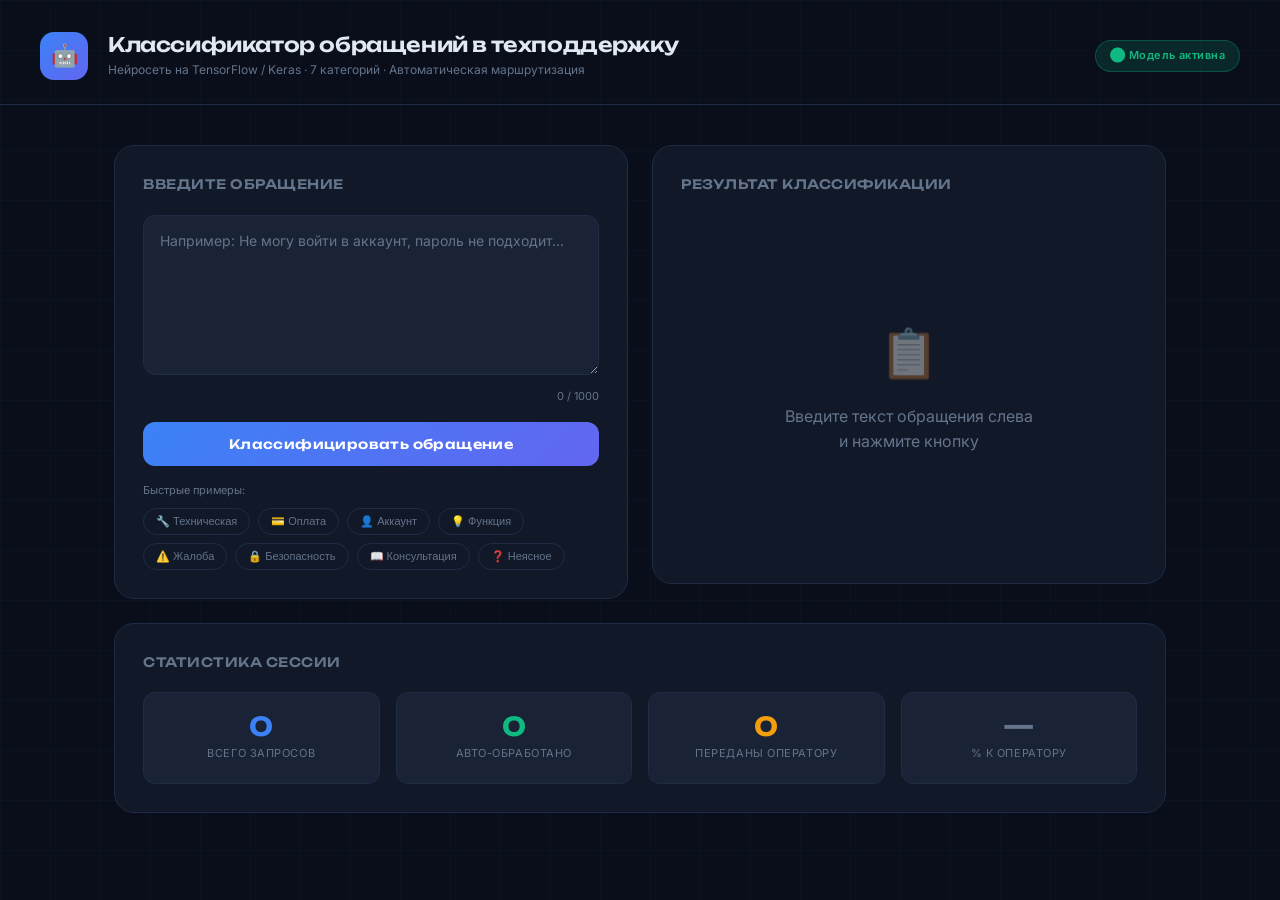
<file: templates/index_old.html>
<!DOCTYPE html>
<html lang="ru">
<head>
  <meta charset="UTF-8" />
  <meta name="viewport" content="width=device-width, initial-scale=1.0" />
  <title>Классификатор обращений в техподдержку</title>
  <link rel="preconnect" href="https://fonts.googleapis.com" />
  <link href="https://fonts.googleapis.com/css2?family=Unbounded:wght@300;400;600;700&family=Inter:wght@300;400;500;600&display=swap" rel="stylesheet" />
  <style>
    /* ────────────── ПЕРЕМЕННЫЕ ────────────── */
    :root {
      --bg:          #0a0e1a;
      --surface:     #111827;
      --surface2:    #1a2236;
      --border:      #1e2d45;
      --accent:      #3b82f6;
      --accent2:     #6366f1;
      --text:        #e2e8f0;
      --muted:       #64748b;
      --success:     #10b981;
      --danger:      #ef4444;
      --warning:     #f59e0b;
      --radius:      12px;
      --radius-lg:   20px;
      --transition:  0.25s cubic-bezier(.4,0,.2,1);
    }

    /* ────────────── СБРОС И БАЗОВЫЕ СТИЛИ ────────────── */
    *, *::before, *::after { box-sizing: border-box; margin: 0; padding: 0; }

    body {
      font-family: 'Inter', sans-serif;
      background: var(--bg);
      color: var(--text);
      min-height: 100vh;
      line-height: 1.6;
      overflow-x: hidden;
    }

    /* Фоновая сетка */
    body::before {
      content: '';
      position: fixed; inset: 0; z-index: 0;
      background-image:
        linear-gradient(rgba(59,130,246,.04) 1px, transparent 1px),
        linear-gradient(90deg, rgba(59,130,246,.04) 1px, transparent 1px);
      background-size: 50px 50px;
      pointer-events: none;
    }

    /* ────────────── ШАПКА ────────────── */
    header {
      position: relative; z-index: 10;
      padding: 32px 40px 24px;
      border-bottom: 1px solid var(--border);
      display: flex; align-items: center; gap: 20px;
    }

    .logo {
      width: 48px; height: 48px;
      background: linear-gradient(135deg, var(--accent), var(--accent2));
      border-radius: 14px;
      display: flex; align-items: center; justify-content: center;
      font-size: 22px;
      flex-shrink: 0;
    }

    h1 {
      font-family: 'Unbounded', sans-serif;
      font-size: clamp(14px, 2vw, 20px);
      font-weight: 600;
      letter-spacing: -.02em;
      line-height: 1.2;
    }

    .subtitle {
      font-size: 12px;
      color: var(--muted);
      margin-top: 3px;
      font-weight: 400;
    }

    .badge {
      margin-left: auto;
      padding: 6px 14px;
      border-radius: 999px;
      font-size: 11px;
      font-weight: 600;
      background: rgba(16,185,129,.15);
      color: var(--success);
      border: 1px solid rgba(16,185,129,.3);
      letter-spacing: .04em;
    }

    /* ────────────── ОСНОВНОЙ КОНТЕЙНЕР ────────────── */
    .container {
      position: relative; z-index: 5;
      max-width: 1100px;
      margin: 0 auto;
      padding: 40px 24px 80px;
      display: grid;
      grid-template-columns: 1fr 1fr;
      gap: 24px;
      align-items: start;
    }

    /* ────────────── КАРТОЧКИ ────────────── */
    .card {
      background: var(--surface);
      border: 1px solid var(--border);
      border-radius: var(--radius-lg);
      padding: 28px;
    }

    .card-title {
      font-family: 'Unbounded', sans-serif;
      font-size: 13px;
      font-weight: 600;
      letter-spacing: .04em;
      color: var(--muted);
      text-transform: uppercase;
      margin-bottom: 20px;
    }

    /* ────────────── TEXTAREA + КНОПКА ────────────── */
    .input-wrap { position: relative; }

    textarea {
      width: 100%;
      min-height: 160px;
      background: var(--surface2);
      border: 1px solid var(--border);
      border-radius: var(--radius);
      padding: 16px;
      color: var(--text);
      font-family: 'Inter', sans-serif;
      font-size: 14px;
      resize: vertical;
      transition: border-color var(--transition);
      outline: none;
    }
    textarea:focus { border-color: var(--accent); }
    textarea::placeholder { color: var(--muted); }

    .char-count {
      text-align: right;
      font-size: 11px;
      color: var(--muted);
      margin-top: 6px;
    }

    .btn {
      width: 100%;
      margin-top: 16px;
      padding: 14px 24px;
      border: none;
      border-radius: var(--radius);
      font-family: 'Unbounded', sans-serif;
      font-size: 13px;
      font-weight: 600;
      letter-spacing: .03em;
      cursor: pointer;
      background: linear-gradient(135deg, var(--accent), var(--accent2));
      color: #fff;
      transition: opacity var(--transition), transform var(--transition);
    }
    .btn:hover:not(:disabled) { opacity: .85; transform: translateY(-1px); }
    .btn:disabled { opacity: .5; cursor: not-allowed; }

    /* ────────────── БЫСТРЫЕ ПРИМЕРЫ ────────────── */
    .examples-label {
      font-size: 11px; color: var(--muted); margin-top: 16px; margin-bottom: 8px;
    }
    .examples-grid {
      display: flex; flex-wrap: wrap; gap: 8px;
    }
    .example-chip {
      padding: 6px 12px;
      border-radius: 999px;
      font-size: 11px;
      border: 1px solid var(--border);
      color: var(--muted);
      cursor: pointer;
      transition: all var(--transition);
      background: transparent;
    }
    .example-chip:hover {
      border-color: var(--accent);
      color: var(--accent);
      background: rgba(59,130,246,.08);
    }

    /* ────────────── РЕЗУЛЬТАТ ────────────── */
    .result-placeholder {
      min-height: 340px;
      display: flex; flex-direction: column;
      align-items: center; justify-content: center;
      gap: 12px;
      color: var(--muted);
      text-align: center;
    }
    .result-placeholder .big-icon { font-size: 48px; opacity: .4; }

    /* Главный результат */
    .result-main {
      display: none;
    }

    .result-header {
      display: flex; align-items: center; gap: 16px;
      margin-bottom: 20px;
      padding: 20px;
      border-radius: var(--radius);
      border: 1px solid;
    }

    .result-icon { font-size: 36px; flex-shrink: 0; }

    .result-category {
      font-family: 'Unbounded', sans-serif;
      font-size: 15px;
      font-weight: 600;
      line-height: 1.3;
    }

    .result-meta {
      font-size: 12px;
      color: var(--muted);
      margin-top: 4px;
    }

    .confidence-badge {
      margin-left: auto;
      padding: 8px 16px;
      border-radius: 999px;
      font-family: 'Unbounded', sans-serif;
      font-size: 14px;
      font-weight: 700;
      flex-shrink: 0;
    }

    /* Плашка «Передать оператору» */
    .human-alert {
      display: none;
      margin-bottom: 16px;
      padding: 14px 18px;
      background: rgba(245,158,11,.1);
      border: 1px solid rgba(245,158,11,.3);
      border-radius: var(--radius);
      font-size: 13px;
      color: var(--warning);
      line-height: 1.5;
    }

    /* Список вероятностей */
    .prob-list { display: flex; flex-direction: column; gap: 10px; }

    .prob-row {
      display: flex; align-items: center; gap: 10px;
    }
    .prob-icon { font-size: 16px; width: 22px; text-align: center; }
    .prob-name { font-size: 12px; color: var(--muted); width: 210px; flex-shrink: 0; }
    .prob-bar-wrap {
      flex: 1;
      height: 8px;
      background: var(--surface2);
      border-radius: 999px;
      overflow: hidden;
    }
    .prob-bar {
      height: 100%;
      border-radius: 999px;
      transition: width 0.6s cubic-bezier(.4,0,.2,1);
    }
    .prob-pct {
      font-size: 12px; font-weight: 600;
      width: 40px; text-align: right;
    }

    /* ────────────── СТАТИСТИКА ────────────── */
    .stats-card {
      grid-column: 1 / -1;
    }
    .stats-grid {
      display: grid;
      grid-template-columns: repeat(4, 1fr);
      gap: 16px;
    }
    .stat-box {
      background: var(--surface2);
      border-radius: var(--radius);
      padding: 20px 16px;
      text-align: center;
      border: 1px solid var(--border);
    }
    .stat-value {
      font-family: 'Unbounded', sans-serif;
      font-size: 26px;
      font-weight: 700;
      line-height: 1;
      margin-bottom: 6px;
    }
    .stat-label {
      font-size: 11px;
      color: var(--muted);
      text-transform: uppercase;
      letter-spacing: .05em;
    }

    /* ────────────── ЛОАДЕР ────────────── */
    .loader {
      display: none;
      align-items: center; justify-content: center;
      min-height: 340px;
    }
    .spinner {
      width: 36px; height: 36px;
      border: 3px solid var(--border);
      border-top-color: var(--accent);
      border-radius: 50%;
      animation: spin .8s linear infinite;
    }
    @keyframes spin { to { transform: rotate(360deg); } }

    /* ────────────── АДАПТИВНОСТЬ ────────────── */
    @media (max-width: 768px) {
      .container { grid-template-columns: 1fr; padding: 24px 16px 60px; }
      .stats-card { grid-column: 1; }
      .stats-grid { grid-template-columns: repeat(2, 1fr); }
      header { padding: 20px 16px; }
    }
  </style>
</head>
<body>

<!-- ШАПКА -->
<header>
  <div class="logo">🤖</div>
  <div>
    <h1>Классификатор обращений в техподдержку</h1>
    <div class="subtitle">Нейросеть на TensorFlow / Keras · 7 категорий · Автоматическая маршрутизация</div>
  </div>
  <div class="badge" id="model-status">⬤ Модель активна</div>
</header>

<div class="container">

  <!-- ЛЕВАЯ КОЛОНКА: ввод -->
  <div class="card">
    <div class="card-title">Введите обращение</div>

    <div class="input-wrap">
      <textarea id="input-text"
        placeholder="Например: Не могу войти в аккаунт, пароль не подходит..."
        maxlength="1000"
        oninput="updateCharCount()"></textarea>
    </div>
    <div class="char-count"><span id="char-count">0</span> / 1000</div>

    <button class="btn" id="classify-btn" onclick="classify()">
      Классифицировать обращение
    </button>

    <div class="examples-label">Быстрые примеры:</div>
    <div class="examples-grid" id="examples-grid">
      <!-- Заполняется через JS -->
    </div>
  </div>

  <!-- ПРАВАЯ КОЛОНКА: результат -->
  <div class="card">
    <div class="card-title">Результат классификации</div>

    <!-- Заглушка до первого запроса -->
    <div class="result-placeholder" id="result-placeholder">
      <div class="big-icon">📋</div>
      <div>Введите текст обращения слева<br>и нажмите кнопку</div>
    </div>

    <!-- Лоадер -->
    <div class="loader" id="loader">
      <div class="spinner"></div>
    </div>

    <!-- Результат -->
    <div class="result-main" id="result-main">
      <!-- Плашка оператора -->
      <div class="human-alert" id="human-alert">
        ⚠️ <strong>Низкая уверенность модели.</strong><br>
        Обращение передаётся живому оператору для ручной обработки.
      </div>

      <!-- Главный блок с категорией -->
      <div class="result-header" id="result-header">
        <div class="result-icon" id="result-icon">🔧</div>
        <div>
          <div class="result-category" id="result-category">Технические проблемы</div>
          <div class="result-meta" id="result-meta">уверенность: 94%</div>
        </div>
        <div class="confidence-badge" id="confidence-badge">94%</div>
      </div>

      <!-- Вероятности по всем категориям -->
      <div class="card-title" style="margin-bottom:14px">Вероятности по категориям</div>
      <div class="prob-list" id="prob-list"></div>
    </div>
  </div>

  <!-- СТАТИСТИКА (нижняя строка) -->
  <div class="card stats-card">
    <div class="card-title">Статистика сессии</div>
    <div class="stats-grid">
      <div class="stat-box">
        <div class="stat-value" id="stat-total" style="color:var(--accent)">0</div>
        <div class="stat-label">Всего запросов</div>
      </div>
      <div class="stat-box">
        <div class="stat-value" id="stat-auto" style="color:var(--success)">0</div>
        <div class="stat-label">Авто-обработано</div>
      </div>
      <div class="stat-box">
        <div class="stat-value" id="stat-human" style="color:var(--warning)">0</div>
        <div class="stat-label">Переданы оператору</div>
      </div>
      <div class="stat-box">
        <div class="stat-value" id="stat-pct" style="color:var(--muted)">—</div>
        <div class="stat-label">% к оператору</div>
      </div>
    </div>
  </div>

</div><!-- /container -->

<script>
// ─────────────────────────────────────────────────────────────────
// Быстрые примеры
// ─────────────────────────────────────────────────────────────────
const EXAMPLES = [
  {label: "🔧 Техническая", text: "Приложение вылетает при запуске, ошибка 500"},
  {label: "💳 Оплата",      text: "С карты дважды списали оплату за этот месяц"},
  {label: "👤 Аккаунт",     text: "Не могу войти в аккаунт, забыл пароль"},
  {label: "💡 Функция",     text: "Добавьте пожалуйста тёмную тему оформления"},
  {label: "⚠️ Жалоба",      text: "Оператор был груб и совсем не помог решить проблему"},
  {label: "🔒 Безопасность", text: "Подозреваю, что мой аккаунт взломали злоумышленники"},
  {label: "📖 Консультация", text: "Как создать первый проект в вашей системе"},
  {label: "❓ Неясное",     text: "Есть вопрос"},
];

const grid = document.getElementById("examples-grid");
EXAMPLES.forEach(ex => {
  const chip = document.createElement("button");
  chip.className = "example-chip";
  chip.textContent = ex.label;
  chip.onclick = () => {
    document.getElementById("input-text").value = ex.text;
    updateCharCount();
  };
  grid.appendChild(chip);
});

// ─────────────────────────────────────────────────────────────────
// Счётчик символов
// ─────────────────────────────────────────────────────────────────
function updateCharCount() {
  const len = document.getElementById("input-text").value.length;
  document.getElementById("char-count").textContent = len;
}

// ─────────────────────────────────────────────────────────────────
// Классификация
// ─────────────────────────────────────────────────────────────────
async function classify() {
  const text = document.getElementById("input-text").value.trim();
  if (!text) { alert("Введите текст обращения"); return; }

  // Показываем лоадер
  document.getElementById("result-placeholder").style.display = "none";
  document.getElementById("result-main").style.display = "none";
  document.getElementById("loader").style.display = "flex";
  document.getElementById("classify-btn").disabled = true;

  try {
    const resp = await fetch("/classify", {
      method: "POST",
      headers: {"Content-Type": "application/json"},
      body: JSON.stringify({text})
    });

    if (!resp.ok) {
      const err = await resp.json();
      alert(err.error || "Ошибка сервера");
      return;
    }

    const data = await resp.json();
    renderResult(data);
    updateStats();

  } catch(e) {
    alert("Ошибка соединения с сервером. Убедитесь, что app.py запущен.");
  } finally {
    document.getElementById("loader").style.display = "none";
    document.getElementById("classify-btn").disabled = false;
  }
}

// ─────────────────────────────────────────────────────────────────
// Отрисовка результата
// ─────────────────────────────────────────────────────────────────
function renderResult(data) {
  // Плашка оператора
  const humanAlert = document.getElementById("human-alert");
  humanAlert.style.display = data.needs_human ? "block" : "none";

  // Шапка результата
  const header = document.getElementById("result-header");
  header.style.borderColor = data.needs_human ? "rgba(245,158,11,.3)" : data.color + "66";
  header.style.background   = data.needs_human ? "rgba(245,158,11,.06)"
                                               : hexToRgba(data.color, 0.06);

  document.getElementById("result-icon").textContent     = data.needs_human ? "🙋" : data.icon;
  document.getElementById("result-category").textContent = data.needs_human
    ? "Передать оператору"
    : data.category_name;
  document.getElementById("result-category").style.color = data.needs_human
    ? "var(--warning)"
    : data.color;

  document.getElementById("result-meta").textContent =
    `уверенность: ${data.confidence_pct}%  ·  ${data.timestamp}`;

  const badge = document.getElementById("confidence-badge");
  badge.textContent = data.confidence_pct + "%";
  badge.style.background = data.needs_human
    ? "rgba(245,158,11,.15)" : hexToRgba(data.color, 0.15);
  badge.style.color = data.needs_human ? "var(--warning)" : data.color;

  // Список вероятностей
  const list = document.getElementById("prob-list");
  list.innerHTML = "";
  data.all_probabilities.forEach(p => {
    const row = document.createElement("div");
    row.className = "prob-row";
    row.innerHTML = `
      <div class="prob-icon">${p.icon}</div>
      <div class="prob-name">${p.category_name}</div>
      <div class="prob-bar-wrap">
        <div class="prob-bar" style="width:0%;background:${p.color}"></div>
      </div>
      <div class="prob-pct" style="color:${p.color}">${p.percentage}%</div>
    `;
    list.appendChild(row);
    // Анимация после вставки в DOM
    requestAnimationFrame(() => {
      row.querySelector(".prob-bar").style.width = p.percentage + "%";
    });
  });

  document.getElementById("result-main").style.display = "block";
}

// ─────────────────────────────────────────────────────────────────
// Обновление статистики
// ─────────────────────────────────────────────────────────────────
async function updateStats() {
  try {
    const r = await fetch("/api/stats");
    const s = await r.json();
    const auto = s.total_requests - s.redirected_to_human;

    document.getElementById("stat-total").textContent  = s.total_requests;
    document.getElementById("stat-auto").textContent   = auto;
    document.getElementById("stat-human").textContent  = s.redirected_to_human;
    document.getElementById("stat-pct").textContent    =
      s.total_requests > 0 ? s.human_redirect_pct + "%" : "—";
  } catch(e) { /* игнорируем ошибки статистики */ }
}

// ─────────────────────────────────────────────────────────────────
// Утилита: hex → rgba
// ─────────────────────────────────────────────────────────────────
function hexToRgba(hex, alpha) {
  const r = parseInt(hex.slice(1,3), 16);
  const g = parseInt(hex.slice(3,5), 16);
  const b = parseInt(hex.slice(5,7), 16);
  return `rgba(${r},${g},${b},${alpha})`;
}

// Enter → отправить
document.getElementById("input-text").addEventListener("keydown", e => {
  if (e.key === "Enter" && e.ctrlKey) classify();
});
</script>
</body>
</html>
</file>
